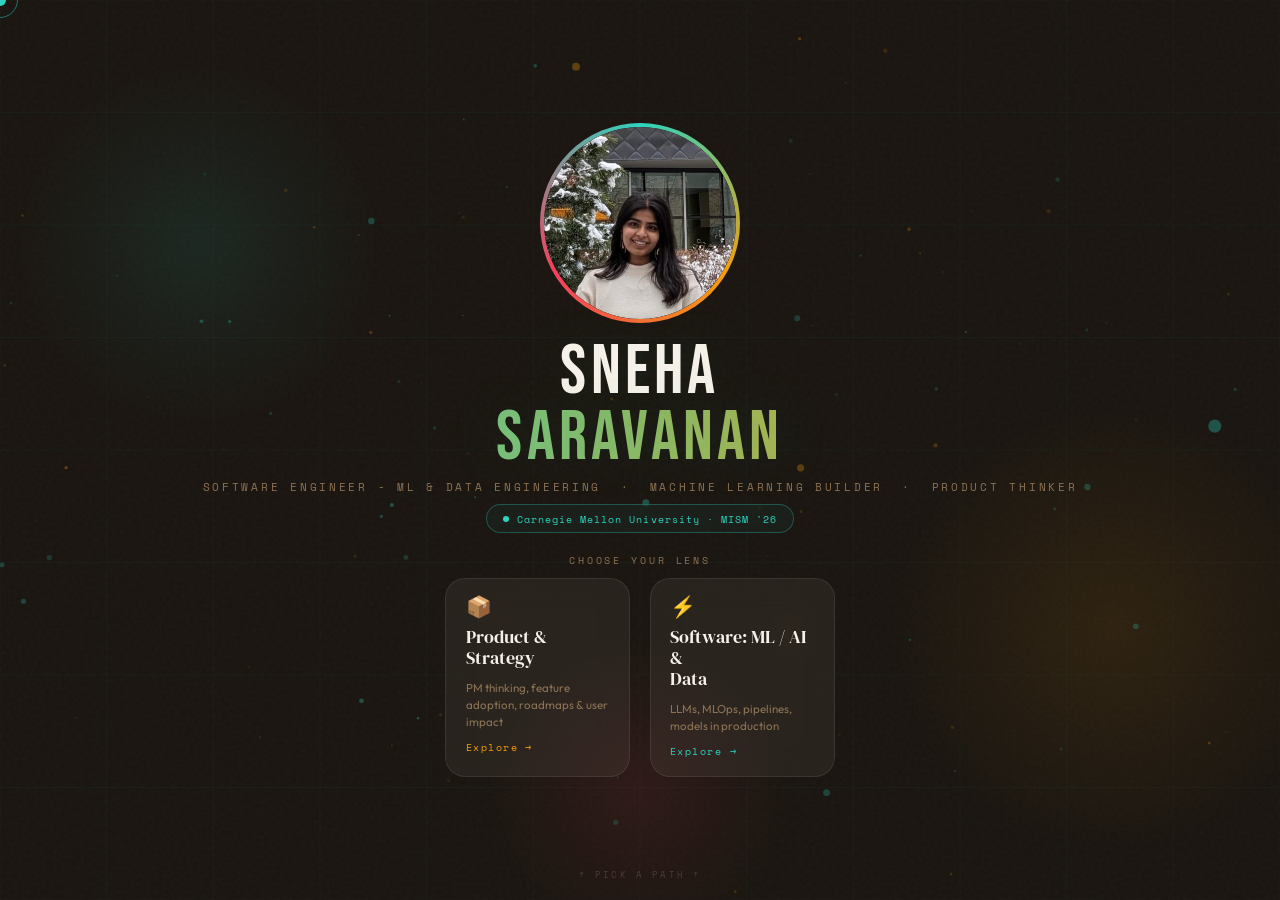
<file: index.html>
<!DOCTYPE html>
<html lang="en">
<head>
  <meta charset="UTF-8" />
  <meta name="viewport" content="width=device-width, initial-scale=1.0" />
  <title>Sneha Saravanan</title>
  <link rel="preconnect" href="https://fonts.googleapis.com">
  <link href="https://fonts.googleapis.com/css2?family=Bebas+Neue&family=DM+Serif+Display:ital@0;1&family=Space+Mono:wght@400;700&family=Outfit:wght@300;400;500;600&display=swap" rel="stylesheet">
  <style>
    *, *::before, *::after { margin: 0; padding: 0; box-sizing: border-box; }

    :root {
      --cream: #F5F0E8;
      --ink: #1A1510;
      --warm-mid: #8C7355;
      --accent-teal: #2DD4BF;
      --accent-amber: #F59E0B;
      --accent-rose: #F43F5E;
      --glass: rgba(245,240,232,0.06);
    }

    html, body {
      width: 100%; height: 100%;
      overflow: hidden;
      background: var(--ink);
      font-family: 'Outfit', sans-serif;
      cursor: none;
    }

    .cursor {
      position: fixed; z-index: 9999;
      width: 12px; height: 12px;
      background: var(--accent-teal);
      border-radius: 50%;
      pointer-events: none;
      transition: transform 0.15s ease, background 0.2s;
      transform: translate(-50%, -50%);
    }
    .cursor-ring {
      position: fixed; z-index: 9998;
      width: 36px; height: 36px;
      border: 1.5px solid var(--accent-teal);
      border-radius: 50%;
      pointer-events: none;
      transition: transform 0.35s ease, width 0.2s, height 0.2s, border-color 0.2s;
      transform: translate(-50%, -50%);
      opacity: 0.5;
    }

    #bg-canvas {
      position: fixed; top: 0; left: 0;
      width: 100%; height: 100%;
      z-index: 0;
    }

    .noise {
      position: fixed; inset: 0; z-index: 1;
      opacity: 0.03;
      background-image: url("data:image/svg+xml,%3Csvg viewBox='0 0 256 256' xmlns='http://www.w3.org/2000/svg'%3E%3Cfilter id='n'%3E%3CfeTurbulence type='fractalNoise' baseFrequency='0.9' numOctaves='4' stitchTiles='stitch'/%3E%3C/filter%3E%3Crect width='100%25' height='100%25' filter='url(%23n)'/%3E%3C/svg%3E");
      pointer-events: none;
    }

    #landing {
      position: relative; z-index: 2;
      width: 100vw; height: 100vh;
      display: flex;
      flex-direction: column;
      align-items: center;
      justify-content: center;
      gap: 0;
      padding: 1rem;
      overflow: hidden;
    }

    /* === PHOTO === */
    .photo-wrap {
      width: 200px; height: 200px;
      border-radius: 50%;
      padding: 4px;
      background: conic-gradient(from 0deg, var(--accent-teal), var(--accent-amber), var(--accent-rose), var(--accent-teal));
      animation: spin 6s linear infinite, float 5s ease-in-out infinite;
      flex-shrink: 0;
      margin-bottom: 1rem;
      opacity: 0;
      transform: translateY(30px);
      transition: opacity 0.8s 0.3s, transform 0.8s 0.3s;
    }
    .photo-wrap.visible { opacity: 1; transform: translateY(0); }

    .photo-inner {
      width: 100%; height: 100%;
      border-radius: 50%;
      overflow: hidden;
      background: var(--ink);
      display: flex; align-items: center; justify-content: center;
    }

    .photo-inner img {
      width: 100%; height: 100%;
      object-fit: cover;
      object-position: center 15%;
      display: block;
      border-radius: 50%;
    }

    .photo-inner .initials {
      font-family: 'Bebas Neue', sans-serif;
      font-size: 3.5rem;
      color: var(--accent-teal);
      line-height: 1;
      user-select: none;
    }

    @keyframes float {
      0%, 100% { transform: translateY(0px); }
      50% { transform: translateY(-14px); }
    }
    @keyframes spin { to { transform: rotate(360deg); } }

    /* === HERO TEXT === */
    .hero-text {
      text-align: center;
      width: 100%;
      opacity: 0; transform: translateY(40px);
      transition: opacity 0.9s 0.5s, transform 0.9s 0.5s;
    }
    .hero-text.visible { opacity: 1; transform: translateY(0); }

    .hero-name {
      font-family: 'Bebas Neue', sans-serif;
      font-size: clamp(2.2rem, 5.5vw, 5rem);
      letter-spacing: 0.06em;
      line-height: 0.95;
      color: var(--cream);
      text-shadow: 0 0 60px rgba(45,212,191,0.15);
      white-space: nowrap;
    }
    .hero-name span {
      display: block;
      background: linear-gradient(90deg, var(--accent-teal), var(--accent-amber));
      -webkit-background-clip: text;
      -webkit-text-fill-color: transparent;
      background-clip: text;
    }

    .hero-sub {
      font-family: 'Space Mono', monospace;
      font-size: 0.68rem;
      color: var(--warm-mid);
      letter-spacing: 0.25em;
      text-transform: uppercase;
      margin-top: 0.4rem;
    }

    .hero-college {
      display: inline-flex;
      align-items: center;
      gap: 0.5rem;
      margin-top: 0.6rem;
      padding: 0.35rem 1rem;
      border: 1px solid rgba(45,212,191,0.3);
      border-radius: 100px;
      background: rgba(45,212,191,0.05);
      backdrop-filter: blur(8px);
    }
    .hero-college .dot {
      width: 6px; height: 6px; border-radius: 50%;
      background: var(--accent-teal);
      animation: pulse 2s ease-in-out infinite;
      flex-shrink: 0;
    }
    @keyframes pulse {
      0%, 100% { opacity: 1; transform: scale(1); }
      50% { opacity: 0.4; transform: scale(0.7); }
    }
    .hero-college span {
      font-family: 'Space Mono', monospace;
      font-size: 0.65rem;
      color: var(--accent-teal);
      letter-spacing: 0.1em;
    }

    /* === CHOOSE PATH === */
    .choose-label {
      margin-top: 1.2rem;
      font-family: 'Space Mono', monospace;
      font-size: 0.6rem;
      letter-spacing: 0.3em;
      color: var(--warm-mid);
      text-transform: uppercase;
      opacity: 0;
      transition: opacity 0.8s 1.1s;
    }
    .choose-label.visible { opacity: 1; }

    .path-cards {
      display: flex;
      gap: 1.2rem;
      margin-top: 0.7rem;
      opacity: 0; transform: translateY(30px);
      transition: opacity 0.9s 1.2s, transform 0.9s 1.2s;
    }
    .path-cards.visible { opacity: 1; transform: translateY(0); }

    .path-card {
      position: relative;
      width: 185px;
      padding: 1.1rem 1.2rem;
      border: 1px solid rgba(255,255,255,0.08);
      border-radius: 20px;
      background: var(--glass);
      backdrop-filter: blur(16px);
      cursor: none;
      text-decoration: none;
      overflow: hidden;
      transition: transform 0.4s cubic-bezier(0.34,1.56,0.64,1), border-color 0.3s, box-shadow 0.4s;
      display: flex; flex-direction: column; align-items: flex-start; gap: 0.6rem;
    }
    .path-card::before {
      content: '';
      position: absolute; inset: 0;
      opacity: 0; transition: opacity 0.4s;
      border-radius: inherit;
    }
    .path-card:hover { transform: translateY(-8px) scale(1.03); }
    .path-card.product { --card-color: #F59E0B; }
    .path-card.ml     { --card-color: #2DD4BF; }
    .path-card.product::before { background: radial-gradient(circle at 50% 100%, rgba(245,158,11,0.15), transparent 70%); }
    .path-card.ml::before      { background: radial-gradient(circle at 50% 100%, rgba(45,212,191,0.15), transparent 70%); }
    .path-card:hover::before { opacity: 1; }
    .path-card.product:hover { border-color: rgba(245,158,11,0.5); box-shadow: 0 20px 60px rgba(245,158,11,0.15); }
    .path-card.ml:hover      { border-color: rgba(45,212,191,0.4); box-shadow: 0 20px 60px rgba(45,212,191,0.15); }

    .card-icon { font-size: 1.3rem; line-height: 1; }
    .card-title {
      font-family: 'DM Serif Display', serif;
      font-size: 1.1rem; color: var(--cream); line-height: 1.2;
    }
    .card-desc  { font-size: 0.72rem; color: var(--warm-mid); line-height: 1.5; }
    .card-arrow {
      font-family: 'Space Mono', monospace;
      font-size: 0.62rem; letter-spacing: 0.15em;
      color: var(--card-color);
      display: flex; align-items: center; gap: 0.4rem;
      transition: gap 0.3s;
    }
    .path-card:hover .card-arrow { gap: 0.7rem; }

    .scroll-hint {
      position: fixed; bottom: 1.2rem; left: 50%;
      transform: translateX(-50%);
      font-family: 'Space Mono', monospace;
      font-size: 0.55rem; letter-spacing: 0.25em;
      color: rgba(140,115,85,0.4);
      text-transform: uppercase;
      animation: fadeUpDown 2s ease-in-out infinite;
      z-index: 10;
    }
    @keyframes fadeUpDown {
      0%, 100% { opacity: 0.3; transform: translateX(-50%) translateY(0); }
      50%       { opacity: 0.7; transform: translateX(-50%) translateY(-5px); }
    }

    /* Small screen safety */
    @media (max-height: 750px) {
      .photo-wrap { width: 200px; height: 200px; margin-bottom: 1rem; }
      .photo-inner .initials { font-size: 4rem; }
      .hero-name { font-size: clamp(2rem, 6vw, 5rem); }
      .choose-label { margin-top: 1rem; }
      .path-cards { margin-top: 0.7rem; }
      .path-card { padding: 1rem 1.1rem; }
    }
  </style>
</head>
<body>

<div class="cursor" id="cursor"></div>
<div class="cursor-ring" id="cursor-ring"></div>
<canvas id="bg-canvas"></canvas>
<div class="noise"></div>

<section id="landing">

  <div class="photo-wrap" id="orb">
    <div class="photo-inner">
      <img src="[data-uri]" alt="Sneha Saravanan" />
    </div>
  </div>

  <div class="hero-text" id="hero-text">
    <div class="hero-name">
      Sneha<span>Saravanan</span>
    </div>
    <div class="hero-sub">Software Engineer - ML & Data Engineering &nbsp;·&nbsp; Machine Learning Builder &nbsp;·&nbsp; Product Thinker</div>
    <div class="hero-college">
      <div class="dot"></div>
      <span>Carnegie Mellon University · MISM '26</span>
    </div>
  </div>

  <div class="choose-label" id="choose-label">Choose your lens</div>

  <div class="path-cards" id="path-cards">
    <a href="product.html" class="path-card product">
      <div class="card-icon">📦</div>
      <div class="card-title">Product &<br/>Strategy</div>
      <div class="card-desc">PM thinking, feature adoption, roadmaps &amp; user impact</div>
      <div class="card-arrow">Explore →</div>
    </a>
    <a href="ml.html" class="path-card ml">
      <div class="card-icon">⚡</div>
      <div class="card-title">Software: ML / AI &<br/>Data</div>
      <div class="card-desc">LLMs, MLOps, pipelines, models in production</div>
      <div class="card-arrow">Explore →</div>
    </a>
  </div>

</section>

<div class="scroll-hint">↑ pick a path ↑</div>

<script>


  // ── CURSOR ─────────────────────────────────────────────────────
  const cursor = document.getElementById('cursor');
  const ring   = document.getElementById('cursor-ring');
  let mx = 0, my = 0, rx = 0, ry = 0;
  document.addEventListener('mousemove', e => {
    mx = e.clientX; my = e.clientY;
    cursor.style.left = mx + 'px'; cursor.style.top = my + 'px';
  });
  (function animRing() {
    rx += (mx - rx) * 0.12; ry += (my - ry) * 0.12;
    ring.style.left = rx + 'px'; ring.style.top = ry + 'px';
    requestAnimationFrame(animRing);
  })();
  document.querySelectorAll('a, .path-card').forEach(el => {
    el.addEventListener('mouseenter', () => { cursor.style.transform = 'translate(-50%,-50%) scale(2)'; ring.style.width = '60px'; ring.style.height = '60px'; });
    el.addEventListener('mouseleave', () => { cursor.style.transform = 'translate(-50%,-50%) scale(1)'; ring.style.width = '36px'; ring.style.height = '36px'; });
  });

  // ── CANVAS ─────────────────────────────────────────────────────
  const canvas = document.getElementById('bg-canvas');
  const ctx    = canvas.getContext('2d');
  let W, H;
  function resize() { W = canvas.width = window.innerWidth; H = canvas.height = window.innerHeight; }
  resize();
  window.addEventListener('resize', resize);

  class Particle {
    constructor() { this.reset(); }
    reset() {
      this.x = Math.random() * W; this.y = Math.random() * H;
      this.z = Math.random() * 1200 + 200;
      this.vz = -(Math.random() * 0.5 + 0.3);
      this.color = Math.random() > 0.5 ? '#2DD4BF' : '#F59E0B';
      this.size  = Math.random() * 2 + 0.5;
    }
    update() { this.z += this.vz; if (this.z < 1) this.reset(); }
    draw() {
      const sc = 800 / this.z;
      const px = (this.x - W/2)*sc + W/2, py = (this.y - H/2)*sc + H/2;
      const a  = Math.min(1, (1200-this.z)/800);
      ctx.beginPath();
      ctx.arc(px, py, Math.max(0.1, this.size*sc), 0, Math.PI*2);
      ctx.fillStyle = this.color + Math.floor(a*80).toString(16).padStart(2,'0');
      ctx.fill();
    }
  }
  const particles = Array.from({length:220}, () => new Particle());

  function drawGrid() {
    ctx.strokeStyle = 'rgba(45,212,191,0.03)'; ctx.lineWidth = 1;
    for (let i=0; i<=12; i++) { const x=(W/12)*i; ctx.beginPath(); ctx.moveTo(x,0); ctx.lineTo(x,H); ctx.stroke(); }
    for (let i=0; i<=8;  i++) { const y=(H/8)*i;  ctx.beginPath(); ctx.moveTo(0,y); ctx.lineTo(W,y); ctx.stroke(); }
  }

  let mouseX = W/2, mouseY = H/2;
  document.addEventListener('mousemove', e => { mouseX = e.clientX; mouseY = e.clientY; });

  const orbs = [
    { x:0.15, y:0.25, r:180, color:'#2DD4BF', phase:0 },
    { x:0.85, y:0.7,  r:220, color:'#F59E0B', phase:1.5 },
    { x:0.5,  y:0.9,  r:150, color:'#F43F5E', phase:3 },
  ];
  let t = 0;
  function draw() {
    ctx.clearRect(0,0,W,H);
    drawGrid();
    const ox = (mouseX/W - 0.5)*30, oy = (mouseY/H - 0.5)*30;
    orbs.forEach(o => {
      const cx = o.x*W + ox*0.3 + Math.sin(t*0.4+o.phase)*25;
      const cy = o.y*H + oy*0.3 + Math.cos(t*0.3+o.phase)*20;
      const g  = ctx.createRadialGradient(cx,cy,0,cx,cy,o.r);
      g.addColorStop(0, o.color+'18'); g.addColorStop(1, o.color+'00');
      ctx.fillStyle = g; ctx.beginPath(); ctx.arc(cx,cy,o.r,0,Math.PI*2); ctx.fill();
    });
    particles.forEach(p => { p.update(); p.draw(); });
    t += 0.01;
    requestAnimationFrame(draw);
  }
  draw();

  // ── ENTRANCE ───────────────────────────────────────────────────
  setTimeout(() => {
    document.getElementById('orb').classList.add('visible');
    document.getElementById('hero-text').classList.add('visible');
    document.getElementById('choose-label').classList.add('visible');
    document.getElementById('path-cards').classList.add('visible');
  }, 200);
</script>
</body>
</html>
</file>
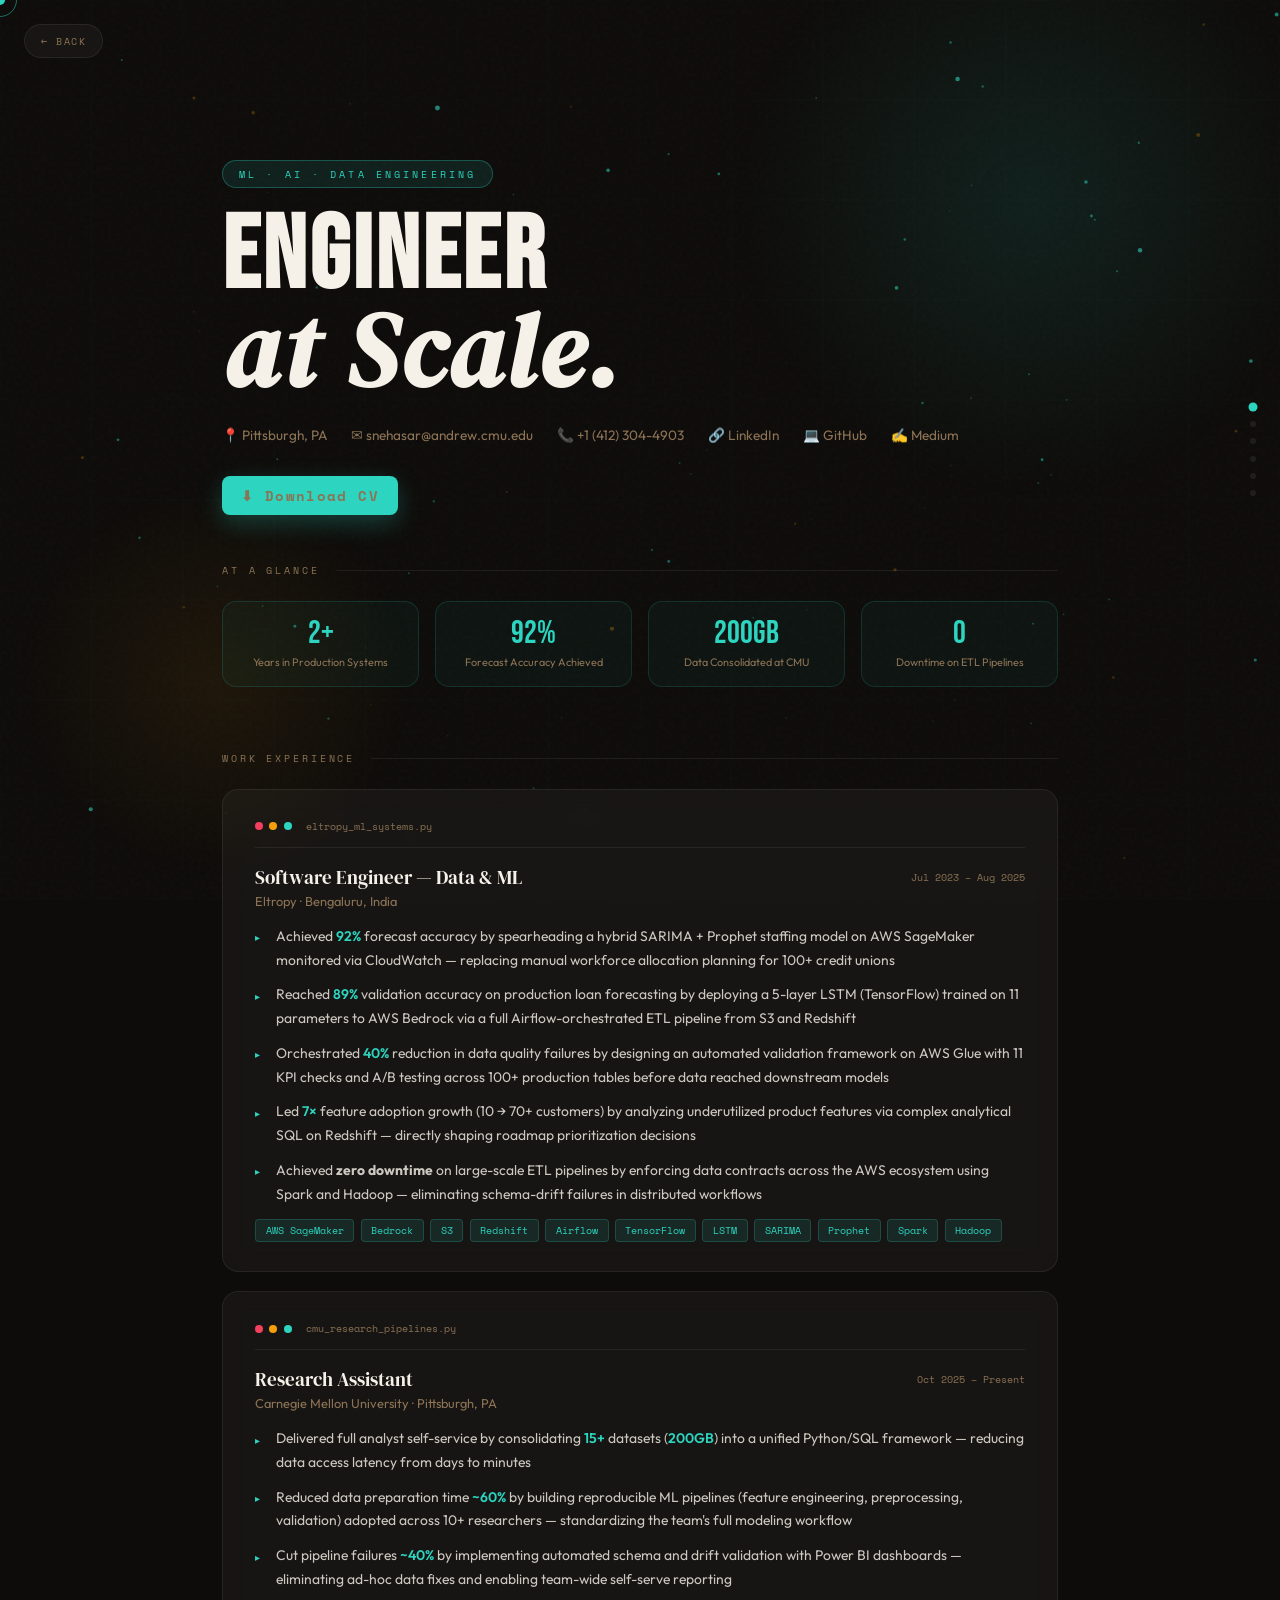
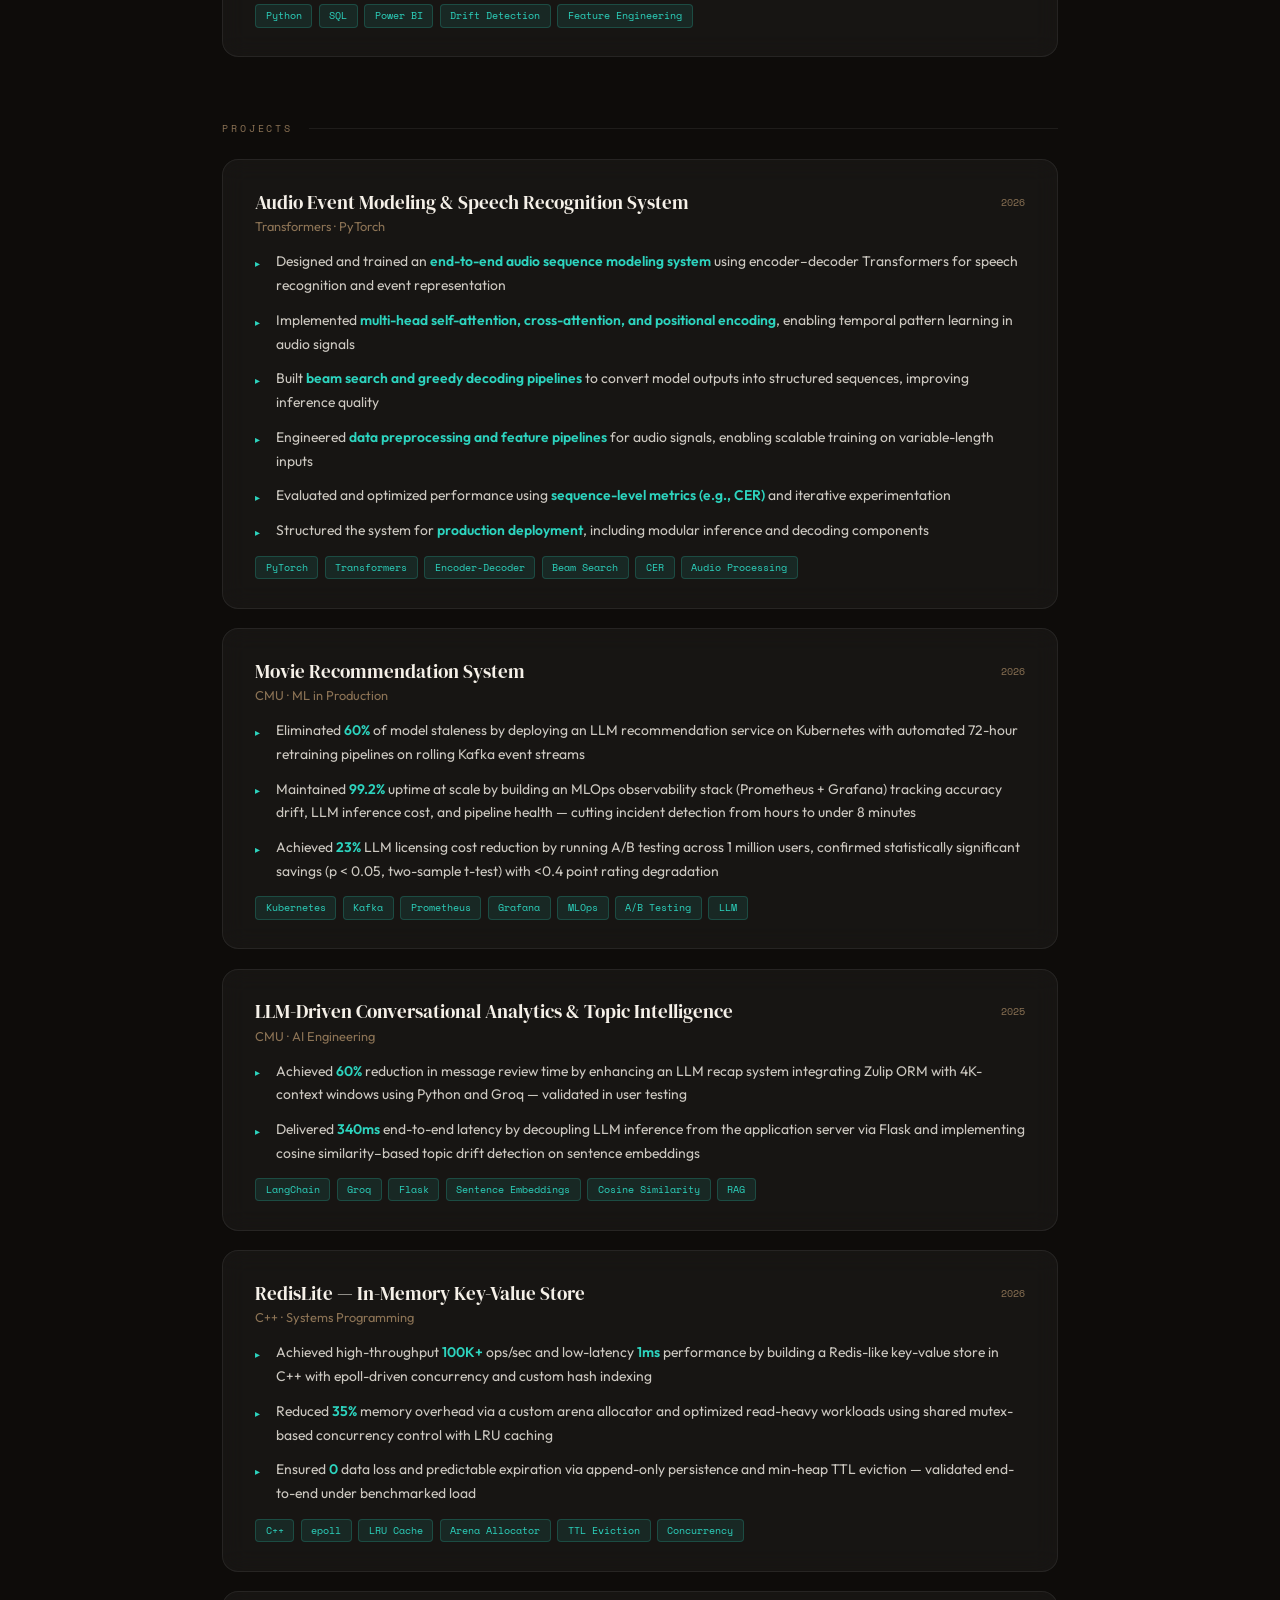
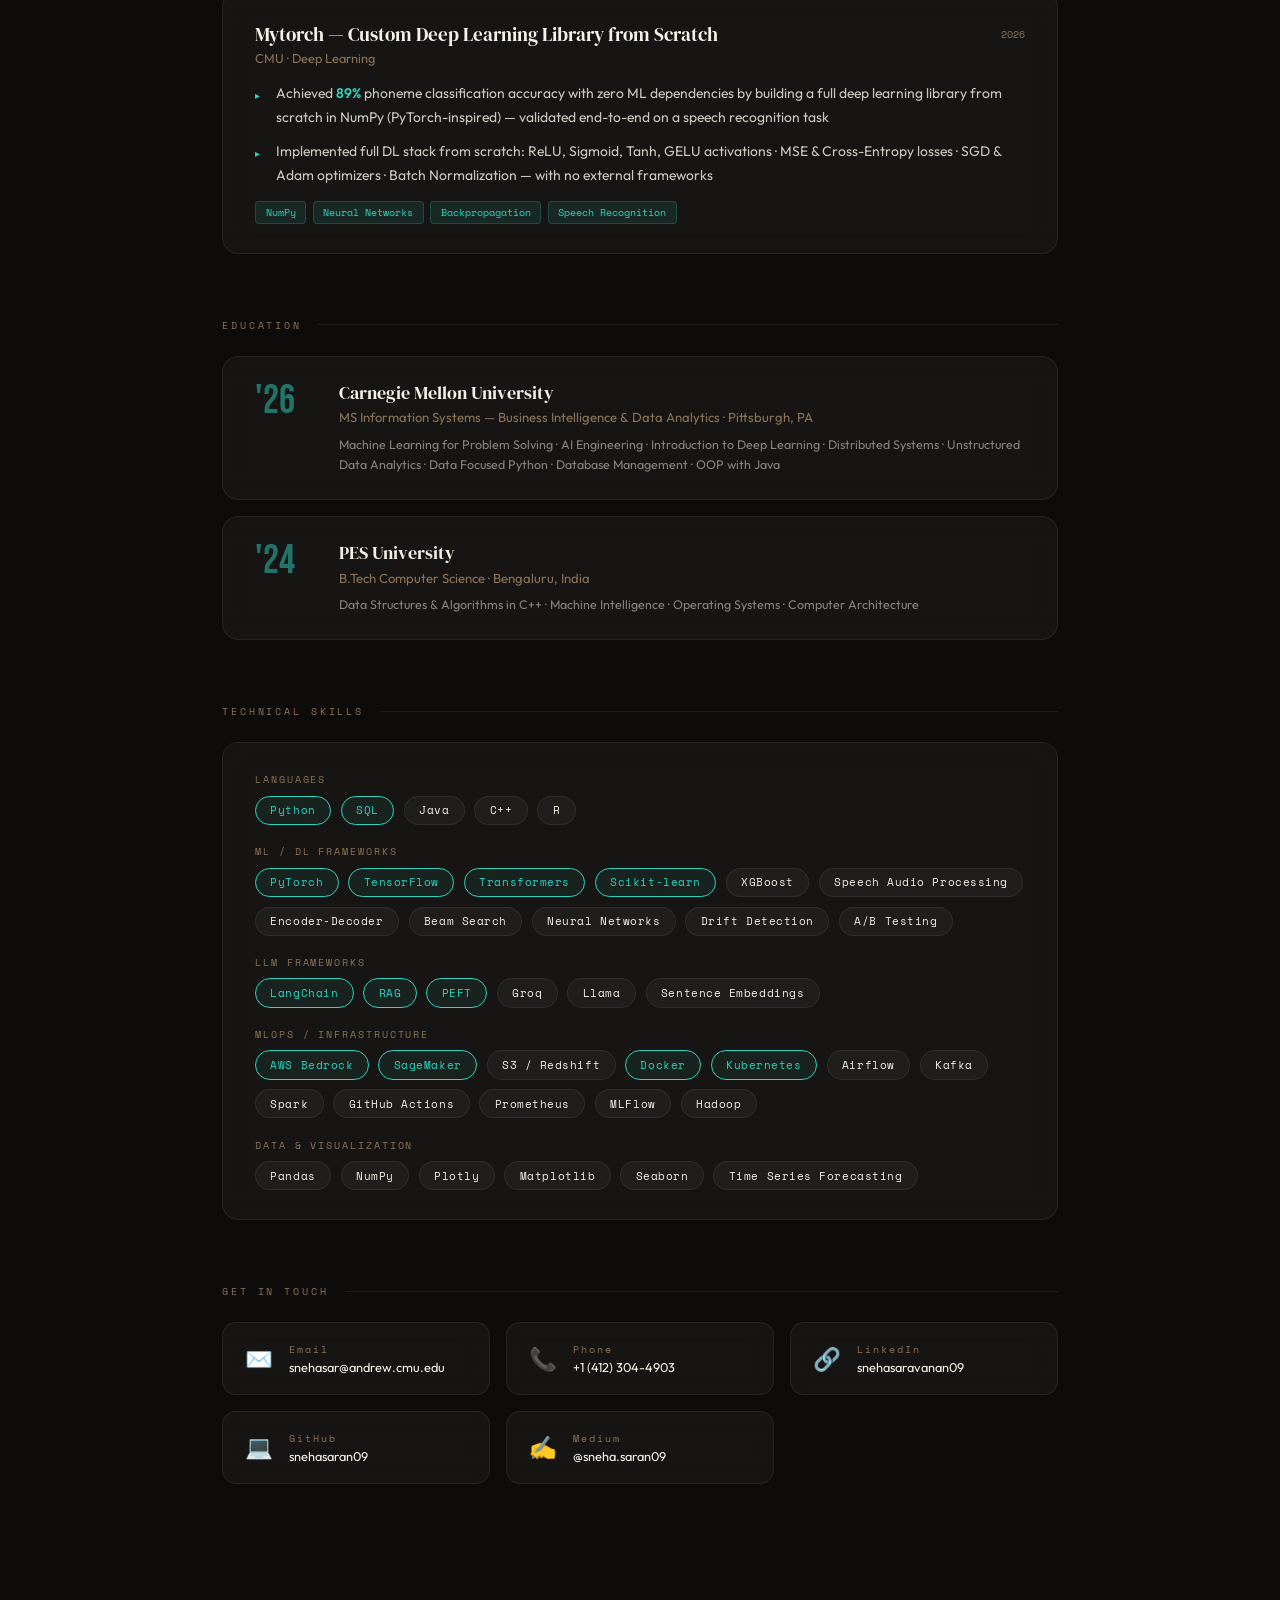
<file: ml.html>
<!DOCTYPE html>
<html lang="en">
<head>
  <meta charset="UTF-8" />
  <meta name="viewport" content="width=device-width, initial-scale=1.0" />
  <title>Sneha Saravanan — ML / AI / Data</title>
  <link rel="preconnect" href="https://fonts.googleapis.com">
  <link href="https://fonts.googleapis.com/css2?family=Bebas+Neue&family=DM+Serif+Display:ital@0;1&family=Space+Mono:wght@400;700&family=Outfit:wght@300;400;500;600&display=swap" rel="stylesheet">
  <link rel="stylesheet" href="css/shared.css">
  <style>
    :root {
      --accent: #2DD4BF;
      --accent-bg: rgba(45,212,191,0.07);
      --accent-glow: rgba(45,212,191,0.2);
    }
    .cursor { background: var(--accent); }
    .cursor-ring { color: var(--accent); }
    .back-btn:hover { color: var(--accent); border-color: var(--accent); }
    .hero-meta a:hover { color: var(--accent); }
    .contact-card:hover { border-color: var(--accent); box-shadow: 0 8px 30px var(--accent-glow); }
    .card:hover { border-color: rgba(45,212,191,0.2); box-shadow: 0 12px 40px rgba(45,212,191,0.07); }
    .page-tag { background: rgba(45,212,191,0.1); color: var(--accent); border: 1px solid rgba(45,212,191,0.3); }
    
    /* Hero Download Button Adjustment */
    .download-btn { 
      background: var(--accent); 
      color: #0E0C0A; 
      box-shadow: 0 8px 24px rgba(45,212,191,0.25);
      display: inline-flex;
      align-items: center;
      padding: 0.6rem 1.2rem;
      border-radius: 8px;
      font-weight: 600;
      text-decoration: none;
      transition: all 0.3s ease;
      font-size: 0.85rem;
      margin-top: 0.5rem;
    }
    .download-btn:hover { box-shadow: 0 16px 40px rgba(45,212,191,0.35); transform: translateY(-2px); }

    /* Code-style badges */
    .tech-tag {
      font-family: 'Space Mono', monospace;
      font-size: 0.62rem; padding: 0.2rem 0.6rem;
      border-radius: 4px;
      background: rgba(45,212,191,0.1);
      color: var(--accent);
      border: 1px solid rgba(45,212,191,0.2);
    }
    .tech-tags { display: flex; flex-wrap: wrap; gap: 0.4rem; margin-top: 0.8rem; }

    /* Stat row */
    .stat-row { display: flex; flex-wrap: wrap; gap: 1rem; margin-bottom: 1.5rem; }
    .stat-box {
      flex: 1; min-width: 110px;
      padding: 1rem 1.2rem;
      border: 1px solid rgba(45,212,191,0.15);
      border-radius: 14px;
      background: rgba(45,212,191,0.04);
      text-align: center;
    }
    .stat-num { font-family: 'Bebas Neue', sans-serif; font-size: 2rem; color: var(--accent); line-height: 1; }
    .stat-lbl { font-size: 0.68rem; color: var(--warm-mid); margin-top: 0.3rem; line-height: 1.4; }

    /* Terminal-style card header */
    .terminal-bar {
      display: flex; align-items: center; gap: 0.4rem;
      margin-bottom: 1rem; padding-bottom: 0.8rem;
      border-bottom: 1px solid var(--glass-border);
    }
    .t-dot { width: 8px; height: 8px; border-radius: 50%; }
    .t-dot.r { background: #F43F5E; }
    .t-dot.y { background: #F59E0B; }
    .t-dot.g { background: #2DD4BF; }
    .t-label { font-family: 'Space Mono', monospace; font-size: 0.62rem; color: var(--warm-mid); margin-left: 0.5rem; }

    /* Accuracy bar */
    .accuracy-bar {
      margin-top: 0.6rem;
      display: flex; align-items: center; gap: 0.8rem;
    }
    .bar-track {
      flex: 1; height: 4px; border-radius: 100px;
      background: rgba(255,255,255,0.06); overflow: hidden;
    }
    .bar-fill {
      height: 100%; border-radius: 100px;
      background: linear-gradient(90deg, #2DD4BF, #F59E0B);
      animation: fillBar 1.5s 0.5s both;
    }
    @keyframes fillBar { from { width: 0%; } }
    .bar-pct { font-family: 'Bebas Neue', sans-serif; font-size: 1.1rem; color: var(--accent); white-space: nowrap; }
  </style>
</head>
<body>

<div class="cursor" id="cursor"></div>
<div class="cursor-ring" id="cursor-ring"></div>
<canvas id="bg-canvas"></canvas>
<div class="noise"></div>

<a href="index.html" class="back-btn">← Back</a>

<nav class="page-nav" id="page-nav">
  <div class="nav-dot active" data-section="hero"></div>
  <div class="nav-dot" data-section="experience"></div>
  <div class="nav-dot" data-section="projects"></div>
  <div class="nav-dot" data-section="education"></div>
  <div class="nav-dot" data-section="skills"></div>
  <div class="nav-dot" data-section="contact"></div>
</nav>

<main>

  <section id="hero" class="page-hero">
    <span class="page-tag">ML · AI · Data Engineering</span>
    <h1>Engineer<br/><em>at Scale.</em></h1>
    <div class="hero-meta">
      <span>📍 Pittsburgh, PA</span>
      <a href="mailto:snehasar@andrew.cmu.edu">✉ snehasar@andrew.cmu.edu</a>
      <a href="tel:+14123044903">📞 +1 (412) 304-4903</a>
      <a href="https://www.linkedin.com/in/snehasaravanan09/" target="_blank">🔗 LinkedIn</a>
      <a href="https://github.com/snehasaran09" target="_blank">💻 GitHub</a>
      <a href="https://medium.com/@sneha.saran09" target="_blank">✍️ Medium</a>
      <br>
      <a href="assets/Sneha_Saravanan_ML.pdf" download class="download-btn">
        ⬇ Download CV
      </a>
    </div>
  </section>

  <section class="section observe">
    <div class="section-label">At a Glance</div>
    <div class="stat-row">
      <div class="stat-box"><div class="stat-num">2+</div><div class="stat-lbl">Years in Production Systems</div></div>
      <div class="stat-box"><div class="stat-num">92%</div><div class="stat-lbl">Forecast Accuracy Achieved</div></div>
      <div class="stat-box"><div class="stat-num">200GB</div><div class="stat-lbl">Data Consolidated at CMU</div></div>
      <div class="stat-box"><div class="stat-num">0</div><div class="stat-lbl">Downtime on ETL Pipelines</div></div>
    </div>
  </section>

  <section id="experience" class="section observe">
    <div class="section-label">Work Experience</div>

    <div class="card">
      <div class="terminal-bar">
        <div class="t-dot r"></div><div class="t-dot y"></div><div class="t-dot g"></div>
        <span class="t-label">eltropy_ml_systems.py</span>
      </div>
      <div class="card-header">
        <div>
          <div class="card-title">Software Engineer — Data & ML</div>
          <div class="card-sub">Eltropy · Bengaluru, India</div>
        </div>
        <div class="card-date">Jul 2023 – Aug 2025</div>
      </div>
      <ul>
        <li>Achieved <strong class="hi">92%</strong> forecast accuracy by spearheading a hybrid SARIMA + Prophet staffing model on AWS SageMaker monitored via CloudWatch — replacing manual workforce allocation planning for 100+ credit unions</li>
        <li>Reached <strong class="hi">89%</strong> validation accuracy on production loan forecasting by deploying a 5-layer LSTM (TensorFlow) trained on 11 parameters to AWS Bedrock via a full Airflow-orchestrated ETL pipeline from S3 and Redshift</li>
        <li>Orchestrated <strong class="hi">40%</strong> reduction in data quality failures by designing an automated validation framework on AWS Glue with 11 KPI checks and A/B testing across 100+ production tables before data reached downstream models</li>
        <li>Led <strong class="hi">7×</strong> feature adoption growth (10 → 70+ customers) by analyzing underutilized product features via complex analytical SQL on Redshift — directly shaping roadmap prioritization decisions</li>
        <li>Achieved <strong>zero downtime</strong> on large-scale ETL pipelines by enforcing data contracts across the AWS ecosystem using Spark and Hadoop — eliminating schema-drift failures in distributed workflows</li>
      </ul>
      <div class="tech-tags">
        <span class="tech-tag">AWS SageMaker</span>
        <span class="tech-tag">Bedrock</span>
        <span class="tech-tag">S3</span>
        <span class="tech-tag">Redshift</span>
        <span class="tech-tag">Airflow</span>
        <span class="tech-tag">TensorFlow</span>
        <span class="tech-tag">LSTM</span>
        <span class="tech-tag">SARIMA</span>
        <span class="tech-tag">Prophet</span>
        <span class="tech-tag">Spark</span>
        <span class="tech-tag">Hadoop</span>
      </div>
    </div>

    <div class="card">
      <div class="terminal-bar">
        <div class="t-dot r"></div><div class="t-dot y"></div><div class="t-dot g"></div>
        <span class="t-label">cmu_research_pipelines.py</span>
      </div>
      <div class="card-header">
        <div>
          <div class="card-title">Research Assistant</div>
          <div class="card-sub">Carnegie Mellon University · Pittsburgh, PA</div>
        </div>
        <div class="card-date">Oct 2025 – Present</div>
      </div>
      <ul>
        <li>Delivered full analyst self-service by consolidating <strong class="hi">15+</strong> datasets (<strong class="hi">200GB</strong>) into a unified Python/SQL framework — reducing data access latency from days to minutes</li>
        <li>Reduced data preparation time <strong class="hi">~60%</strong> by building reproducible ML pipelines (feature engineering, preprocessing, validation) adopted across 10+ researchers — standardizing the team's full modeling workflow</li>
        <li>Cut pipeline failures <strong class="hi">~40%</strong> by implementing automated schema and drift validation with Power BI dashboards — eliminating ad-hoc data fixes and enabling team-wide self-serve reporting</li>
      </ul>
      <div class="tech-tags">
        <span class="tech-tag">Python</span>
        <span class="tech-tag">SQL</span>
        <span class="tech-tag">Power BI</span>
        <span class="tech-tag">Drift Detection</span>
        <span class="tech-tag">Feature Engineering</span>
      </div>
    </div>
  </section>

  <section id="projects" class="section observe">
    <div class="section-label">Projects</div>

    <div class="card">
      <div class="card-header">
        <div>
          <div class="card-title">Audio Event Modeling & Speech Recognition System</div>
          <div class="card-sub">Transformers · PyTorch</div>
        </div>
        <div class="card-date">2026</div>
      </div>
      <ul>
        <li>Designed and trained an <strong class="hi">end-to-end audio sequence modeling system</strong> using encoder–decoder Transformers for speech recognition and event representation</li>
        <li>Implemented <strong class="hi">multi-head self-attention, cross-attention, and positional encoding</strong>, enabling temporal pattern learning in audio signals</li>
        <li>Built <strong class="hi">beam search and greedy decoding pipelines</strong> to convert model outputs into structured sequences, improving inference quality</li>
        <li>Engineered <strong class="hi">data preprocessing and feature pipelines</strong> for audio signals, enabling scalable training on variable-length inputs</li>
        <li>Evaluated and optimized performance using <strong class="hi">sequence-level metrics (e.g., CER)</strong> and iterative experimentation</li>
        <li>Structured the system for <strong class="hi">production deployment</strong>, including modular inference and decoding components</li>
      </ul>
      <div class="tech-tags">
        <span class="tech-tag">PyTorch</span>
        <span class="tech-tag">Transformers</span>
        <span class="tech-tag">Encoder-Decoder</span>
        <span class="tech-tag">Beam Search</span>
        <span class="tech-tag">CER</span>
        <span class="tech-tag">Audio Processing</span>
      </div>
    </div>

    <div class="card">
      <div class="card-header">
        <div>
          <div class="card-title">Movie Recommendation System</div>
          <div class="card-sub">CMU · ML in Production</div>
        </div>
        <div class="card-date">2026</div>
      </div>
      <ul>
        <li>Eliminated <strong class="hi">60%</strong> of model staleness by deploying an LLM recommendation service on Kubernetes with automated 72-hour retraining pipelines on rolling Kafka event streams</li>
        <li>Maintained <strong class="hi">99.2%</strong> uptime at scale by building an MLOps observability stack (Prometheus + Grafana) tracking accuracy drift, LLM inference cost, and pipeline health — cutting incident detection from hours to under 8 minutes</li>
        <li>Achieved <strong class="hi">23%</strong> LLM licensing cost reduction by running A/B testing across 1 million users, confirmed statistically significant savings (p &lt; 0.05, two-sample t-test) with &lt;0.4 point rating degradation</li>
      </ul>
      <div class="tech-tags">
        <span class="tech-tag">Kubernetes</span>
        <span class="tech-tag">Kafka</span>
        <span class="tech-tag">Prometheus</span>
        <span class="tech-tag">Grafana</span>
        <span class="tech-tag">MLOps</span>
        <span class="tech-tag">A/B Testing</span>
        <span class="tech-tag">LLM</span>
      </div>
    </div>

    <div class="card">
      <div class="card-header">
        <div>
          <div class="card-title">LLM-Driven Conversational Analytics & Topic Intelligence</div>
          <div class="card-sub">CMU · AI Engineering</div>
        </div>
        <div class="card-date">2025</div>
      </div>
      <ul>
        <li>Achieved <strong class="hi">60%</strong> reduction in message review time by enhancing an LLM recap system integrating Zulip ORM with 4K-context windows using Python and Groq — validated in user testing</li>
        <li>Delivered <strong class="hi">340ms</strong> end-to-end latency by decoupling LLM inference from the application server via Flask and implementing cosine similarity–based topic drift detection on sentence embeddings</li>
      </ul>
      <div class="tech-tags">
        <span class="tech-tag">LangChain</span>
        <span class="tech-tag">Groq</span>
        <span class="tech-tag">Flask</span>
        <span class="tech-tag">Sentence Embeddings</span>
        <span class="tech-tag">Cosine Similarity</span>
        <span class="tech-tag">RAG</span>
      </div>
    </div>

    <div class="card">
      <div class="card-header">
        <div>
          <div class="card-title">RedisLite — In-Memory Key-Value Store</div>
          <div class="card-sub">C++ · Systems Programming</div>
        </div>
        <div class="card-date">2026</div>
      </div>
      <ul>
        <li>Achieved high-throughput <strong class="hi">100K+</strong> ops/sec and low-latency <strong class="hi">1ms</strong> performance by building a Redis-like key-value store in C++ with epoll-driven concurrency and custom hash indexing</li>
        <li>Reduced <strong class="hi">35%</strong> memory overhead via a custom arena allocator and optimized read-heavy workloads using shared mutex-based concurrency control with LRU caching</li>
        <li>Ensured <strong class="hi">0</strong> data loss and predictable expiration via append-only persistence and min-heap TTL eviction — validated end-to-end under benchmarked load</li>
      </ul>
      <div class="tech-tags">
        <span class="tech-tag">C++</span>
        <span class="tech-tag">epoll</span>
        <span class="tech-tag">LRU Cache</span>
        <span class="tech-tag">Arena Allocator</span>
        <span class="tech-tag">TTL Eviction</span>
        <span class="tech-tag">Concurrency</span>
      </div>
    </div>

    <div class="card">
      <div class="card-header">
        <div>
          <div class="card-title">Mytorch — Custom Deep Learning Library from Scratch</div>
          <div class="card-sub">CMU · Deep Learning</div>
        </div>
        <div class="card-date">2026</div>
      </div>
      <ul>
        <li>Achieved <strong class="hi">89%</strong> phoneme classification accuracy with zero ML dependencies by building a full deep learning library from scratch in NumPy (PyTorch-inspired) — validated end-to-end on a speech recognition task</li>
        <li>Implemented full DL stack from scratch: ReLU, Sigmoid, Tanh, GELU activations · MSE & Cross-Entropy losses · SGD & Adam optimizers · Batch Normalization — with no external frameworks</li>
      </ul>
      <div class="tech-tags">
        <span class="tech-tag">NumPy</span>
        <span class="tech-tag">Neural Networks</span>
        <span class="tech-tag">Backpropagation</span>
        <span class="tech-tag">Speech Recognition</span>
      </div>
    </div>
  </section>

  <section id="education" class="section observe">
    <div class="section-label">Education</div>

    <div class="edu-card">
      <div class="edu-year">'26</div>
      <div class="edu-body">
        <div class="edu-school">Carnegie Mellon University</div>
        <div class="edu-degree">MS Information Systems — Business Intelligence & Data Analytics · Pittsburgh, PA</div>
        <div class="edu-courses">Machine Learning for Problem Solving · AI Engineering · Introduction to Deep Learning · Distributed Systems · Unstructured Data Analytics · Data Focused Python · Database Management · OOP with Java</div>
      </div>
    </div>

    <div class="edu-card">
      <div class="edu-year">'24</div>
      <div class="edu-body">
        <div class="edu-school">PES University</div>
        <div class="edu-degree">B.Tech Computer Science · Bengaluru, India</div>
        <div class="edu-courses">Data Structures & Algorithms in C++ · Machine Intelligence · Operating Systems · Computer Architecture</div>
      </div>
    </div>
  </section>

  <section id="skills" class="section observe">
    <div class="section-label">Technical Skills</div>
    <div class="card">
      <div style="display:flex; flex-direction:column; gap:1.2rem;">
        <div>
          <div style="font-family:'Space Mono',monospace; font-size:0.6rem; letter-spacing:0.2em; color:var(--warm-mid); margin-bottom:0.6rem;">LANGUAGES</div>
          <div class="skills-grid">
            <span class="pill highlight">Python</span>
            <span class="pill highlight">SQL</span>
            <span class="pill">Java</span>
            <span class="pill">C++</span>
            <span class="pill">R</span>
          </div>
        </div>
        <div>
          <div style="font-family:'Space Mono',monospace; font-size:0.6rem; letter-spacing:0.2em; color:var(--warm-mid); margin-bottom:0.6rem;">ML / DL FRAMEWORKS</div>
          <div class="skills-grid">
            <span class="pill highlight">PyTorch</span>
            <span class="pill highlight">TensorFlow</span>
            <span class="pill highlight">Transformers</span>
            <span class="pill highlight">Scikit-learn</span>
            <span class="pill">XGBoost</span>
            <span class="pill">Speech Audio Processing</span>
            <span class="pill">Encoder-Decoder</span>
            <span class="pill">Beam Search</span>
            <span class="pill">Neural Networks</span>
            <span class="pill">Drift Detection</span>
            <span class="pill">A/B Testing</span>
          </div>
        </div>
        <div>
          <div style="font-family:'Space Mono',monospace; font-size:0.6rem; letter-spacing:0.2em; color:var(--warm-mid); margin-bottom:0.6rem;">LLM FRAMEWORKS</div>
          <div class="skills-grid">
            <span class="pill highlight">LangChain</span>
            <span class="pill highlight">RAG</span>
            <span class="pill highlight">PEFT</span>
            <span class="pill">Groq</span>
            <span class="pill">Llama</span>
            <span class="pill">Sentence Embeddings</span>
          </div>
        </div>
        <div>
          <div style="font-family:'Space Mono',monospace; font-size:0.6rem; letter-spacing:0.2em; color:var(--warm-mid); margin-bottom:0.6rem;">MLOPS / INFRASTRUCTURE</div>
          <div class="skills-grid">
            <span class="pill highlight">AWS Bedrock</span>
            <span class="pill highlight">SageMaker</span>
            <span class="pill">S3 / Redshift</span>
            <span class="pill highlight">Docker</span>
            <span class="pill highlight">Kubernetes</span>
            <span class="pill">Airflow</span>
            <span class="pill">Kafka</span>
            <span class="pill">Spark</span>
            <span class="pill">GitHub Actions</span>
            <span class="pill">Prometheus</span>
            <span class="pill">MLFlow</span>
            <span class="pill">Hadoop</span>
          </div>
        </div>
        <div>
          <div style="font-family:'Space Mono',monospace; font-size:0.6rem; letter-spacing:0.2em; color:var(--warm-mid); margin-bottom:0.6rem;">DATA & VISUALIZATION</div>
          <div class="skills-grid">
            <span class="pill">Pandas</span>
            <span class="pill">NumPy</span>
            <span class="pill">Plotly</span>
            <span class="pill">Matplotlib</span>
            <span class="pill">Seaborn</span>
            <span class="pill">Time Series Forecasting</span>
          </div>
        </div>
      </div>
    </div>
  </section>

  <section id="contact" class="section observe">
    <div class="section-label">Get In Touch</div>
    <div class="contact-grid">
      <a href="mailto:snehasar@andrew.cmu.edu" class="contact-card">
        <span class="contact-icon">✉️</span>
        <div class="contact-info">
          <span class="contact-label">Email</span>
          <span class="contact-value">snehasar@andrew.cmu.edu</span>
        </div>
      </a>
      <a href="tel:+14123044903" class="contact-card">
        <span class="contact-icon">📞</span>
        <div class="contact-info">
          <span class="contact-label">Phone</span>
          <span class="contact-value">+1 (412) 304-4903</span>
        </div>
      </a>
      <a href="https://www.linkedin.com/in/snehasaravanan09/" target="_blank" class="contact-card">
        <span class="contact-icon">🔗</span>
        <div class="contact-info">
          <span class="contact-label">LinkedIn</span>
          <span class="contact-value">snehasaravanan09</span>
        </div>
      </a>
      <a href="https://github.com/snehasaran09" target="_blank" class="contact-card">
        <span class="contact-icon">💻</span>
        <div class="contact-info">
          <span class="contact-label">GitHub</span>
          <span class="contact-value">snehasaran09</span>
        </div>
      </a>
      <a href="https://medium.com/@sneha.saran09" target="_blank" class="contact-card">
        <span class="contact-icon">✍️</span>
        <div class="contact-info">
          <span class="contact-label">Medium</span>
          <span class="contact-value">@sneha.saran09</span>
        </div>
      </a>
    </div>
  </section>

</main>

<script src="js/shared.js"></script>
<script>
  initPage('#2DD4BF', 'rgba(45,212,191,0.1)');
</script>
</body>
</html>
</file>
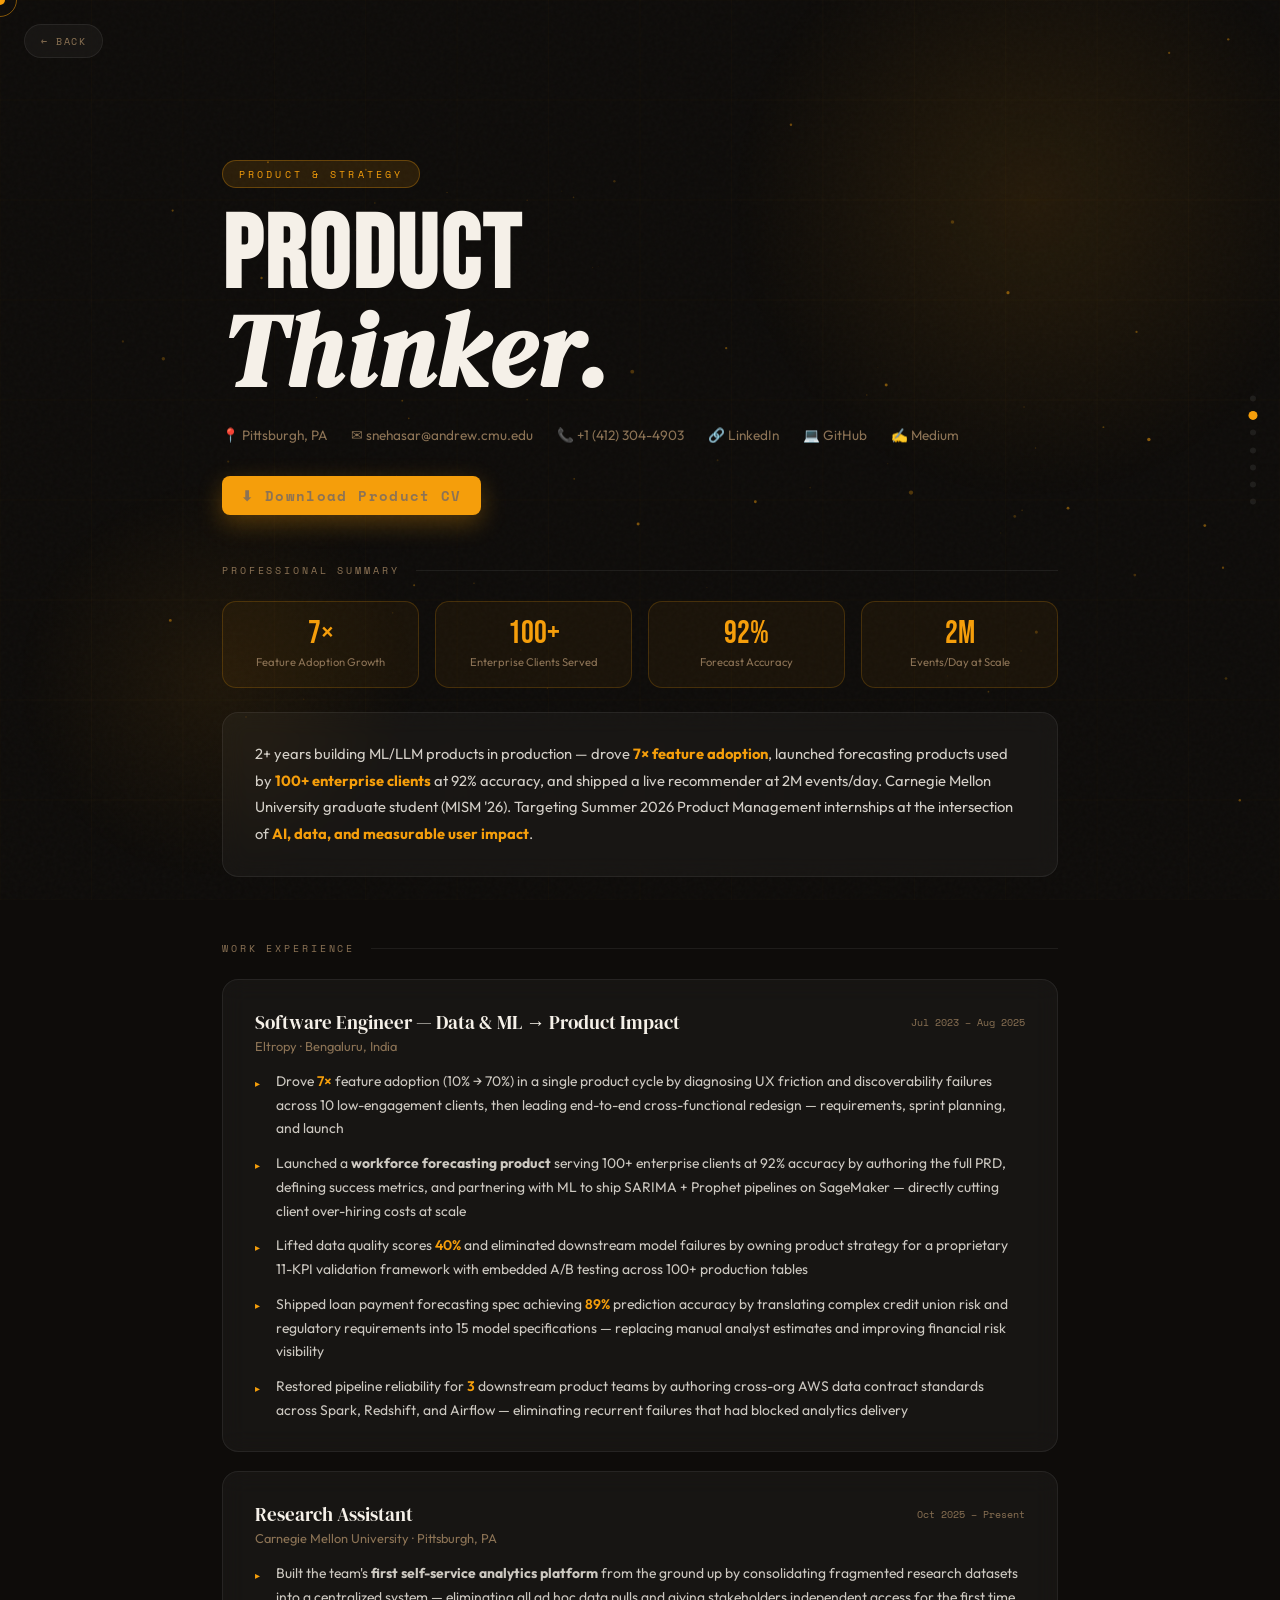
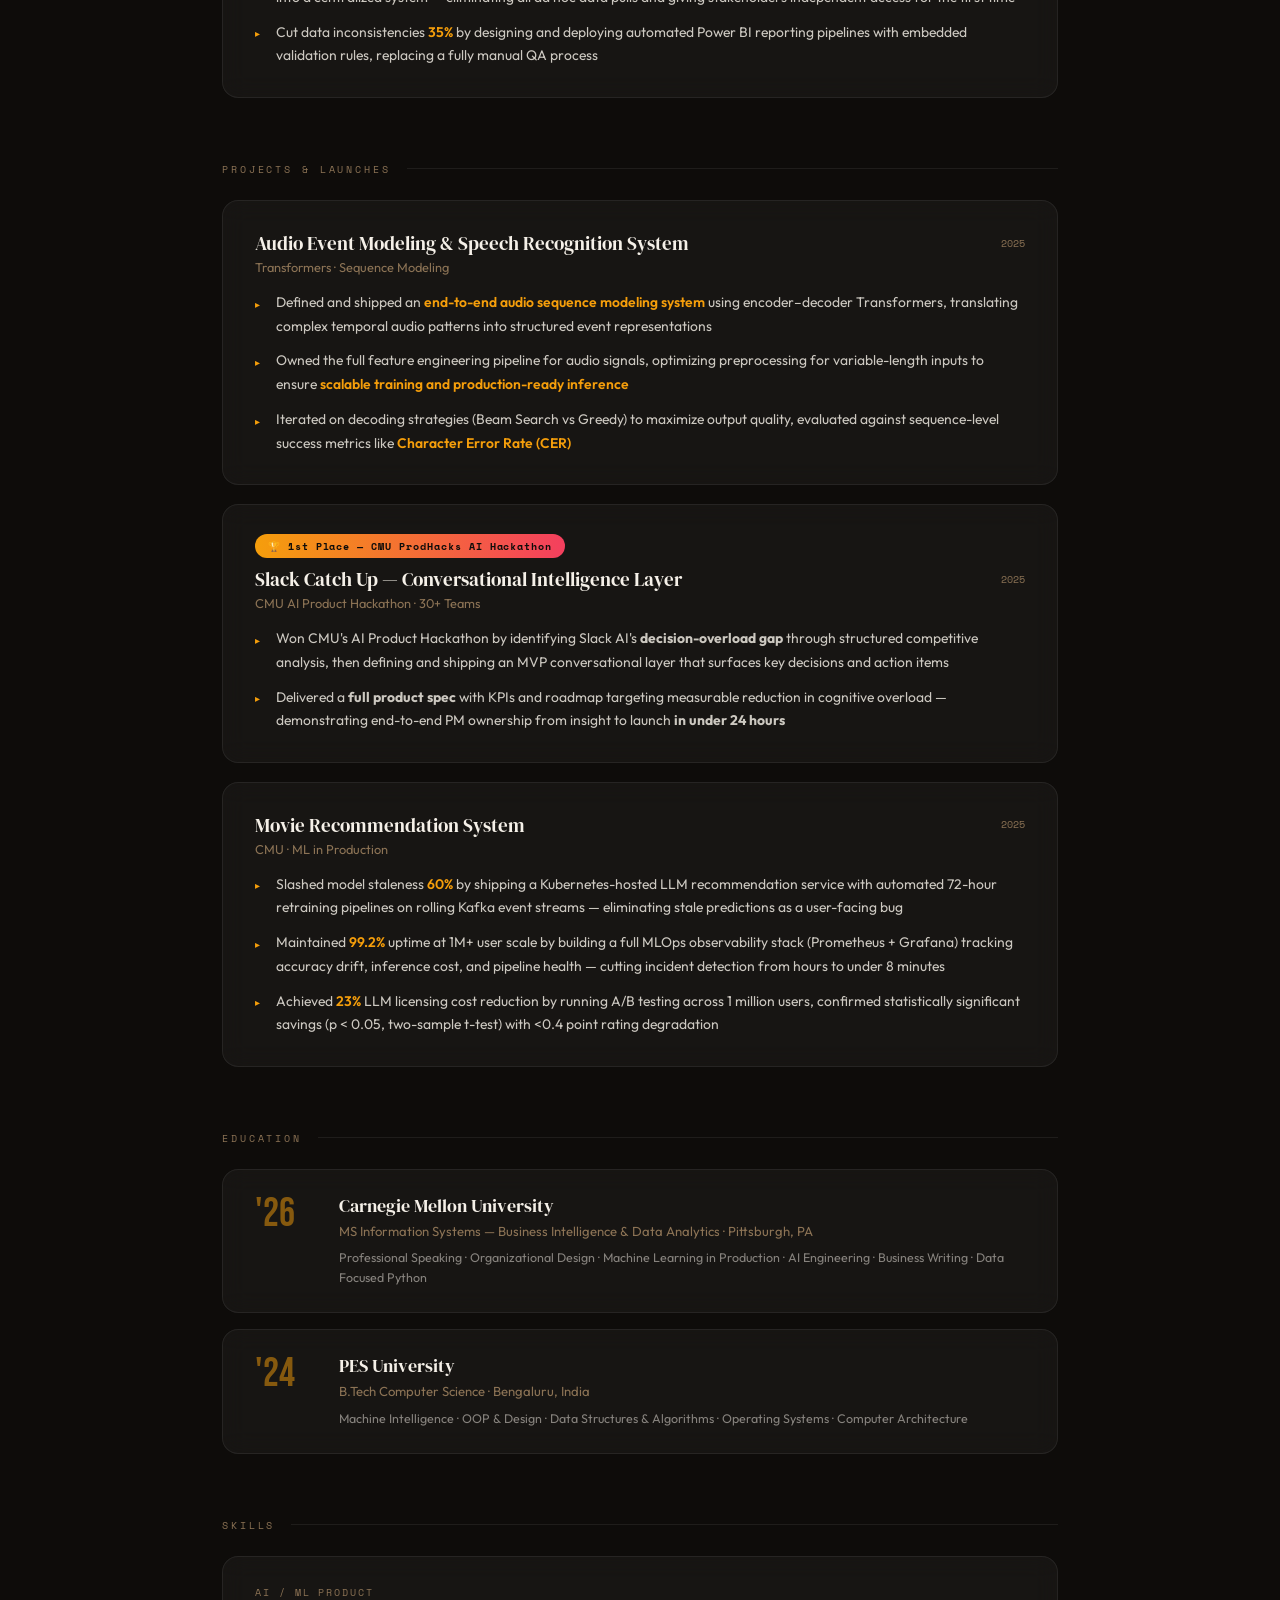
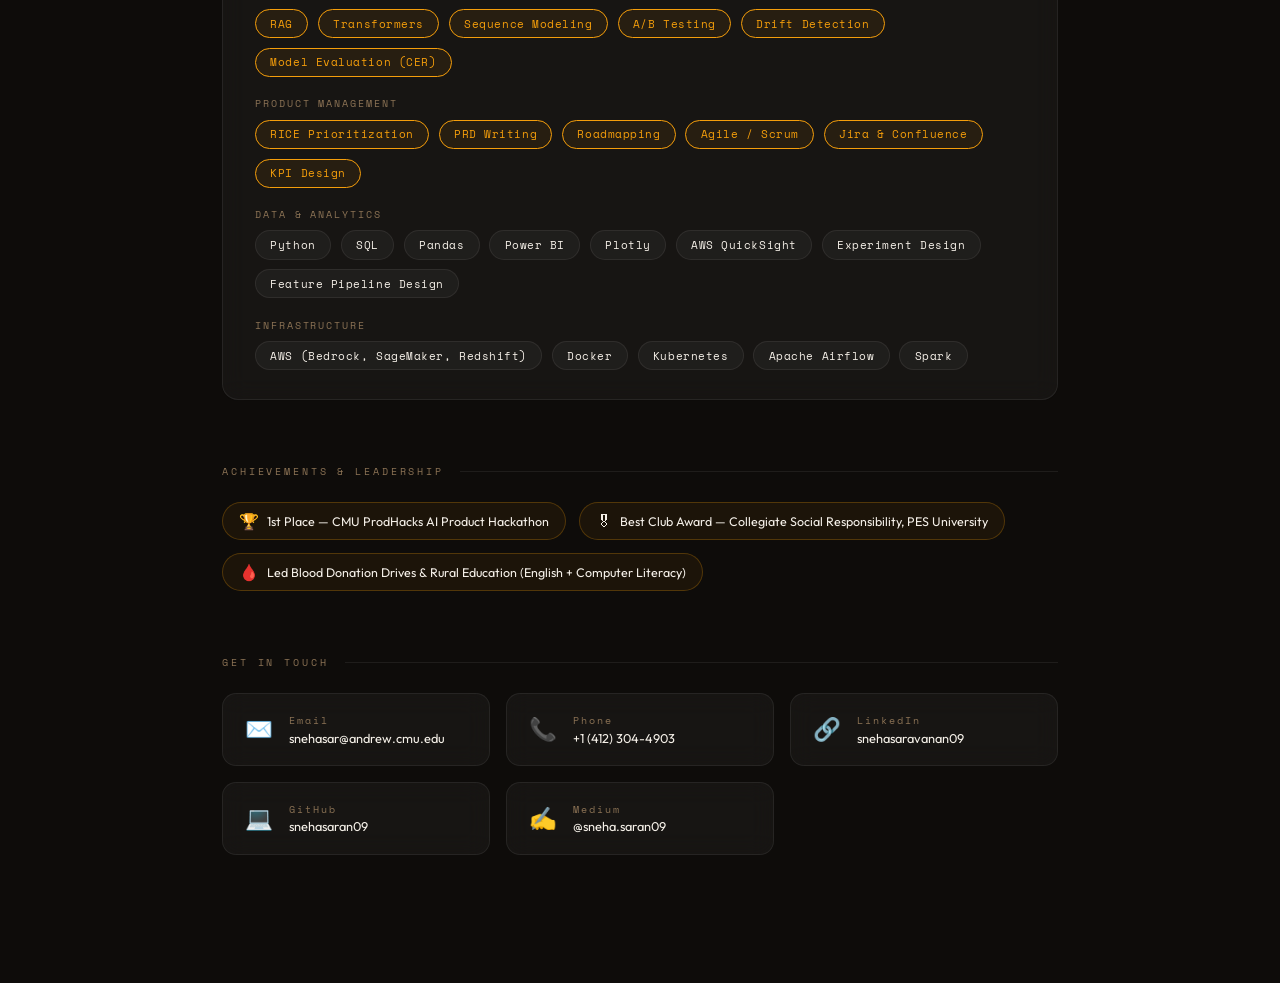
<file: product.html>
<!DOCTYPE html>
<html lang="en">
<head>
  <meta charset="UTF-8" />
  <meta name="viewport" content="width=device-width, initial-scale=1.0" />
  <title>Sneha Saravanan — Product & Strategy</title>
  <link rel="preconnect" href="https://fonts.googleapis.com">
  <link href="https://fonts.googleapis.com/css2?family=Bebas+Neue&family=DM+Serif+Display:ital@0;1&family=Space+Mono:wght@400;700&family=Outfit:wght@300;400;500;600&display=swap" rel="stylesheet">
  <link rel="stylesheet" href="css/shared.css">
  <style>
    :root {
      --accent: #F59E0B;
      --accent-bg: rgba(245,158,11,0.07);
      --accent-glow: rgba(245,158,11,0.2);
    }
    body { --cursor-color: #F59E0B; }
    .cursor { background: var(--accent); }
    .cursor-ring { color: var(--accent); }
    .back-btn:hover { color: var(--accent); border-color: var(--accent); }
    .hero-meta a:hover { color: var(--accent); }
    .contact-card:hover { border-color: var(--accent); box-shadow: 0 8px 30px var(--accent-glow); }
    .card:hover { border-color: rgba(245,158,11,0.25); box-shadow: 0 12px 40px rgba(245,158,11,0.08); }
    .page-tag { background: rgba(245,158,11,0.12); color: var(--accent); border: 1px solid rgba(245,158,11,0.3); }
    
    /* Hero Download Button Adjustment */
    .download-btn { 
      background: var(--accent); 
      color: #0E0C0A; 
      box-shadow: 0 8px 24px rgba(245,158,11,0.3);
      display: inline-flex;
      align-items: center;
      padding: 0.6rem 1.2rem;
      border-radius: 8px;
      font-weight: 600;
      text-decoration: none;
      transition: all 0.3s ease;
      font-size: 0.85rem;
      margin-top: 0.5rem;
    }
    .download-btn:hover { box-shadow: 0 16px 40px rgba(245,158,11,0.4); transform: translateY(-2px); }

    /* Achievement badges */
    .achievement-row {
      display: flex; flex-wrap: wrap; gap: 0.8rem;
      margin-top: 1rem;
    }
    .badge {
      display: flex; align-items: center; gap: 0.5rem;
      padding: 0.5rem 1rem;
      border: 1px solid rgba(245,158,11,0.25);
      border-radius: 100px;
      background: rgba(245,158,11,0.06);
      font-size: 0.78rem; color: var(--cream);
    }
    .badge-icon { font-size: 1rem; }

    /* Stat highlight */
    .stat-row {
      display: flex; flex-wrap: wrap; gap: 1rem; margin-bottom: 1.5rem;
    }
    .stat-box {
      flex: 1; min-width: 120px;
      padding: 1rem 1.2rem;
      border: 1px solid rgba(245,158,11,0.2);
      border-radius: 14px;
      background: rgba(245,158,11,0.05);
      text-align: center;
    }
    .stat-num {
      font-family: 'Bebas Neue', sans-serif;
      font-size: 2rem; color: var(--accent); line-height: 1;
    }
    .stat-lbl {
      font-size: 0.7rem; color: var(--warm-mid); margin-top: 0.3rem; line-height: 1.4;
    }

    /* Hackathon card */
    .winner-banner {
      display: inline-flex; align-items: center; gap: 0.5rem;
      padding: 0.3rem 0.8rem;
      background: linear-gradient(90deg, #F59E0B, #F43F5E);
      border-radius: 100px;
      font-family: 'Space Mono', monospace;
      font-size: 0.6rem; letter-spacing: 0.1em;
      color: #0E0C0A; font-weight: 700;
      margin-bottom: 0.5rem;
    }
  </style>
</head>
<body>

<div class="cursor" id="cursor"></div>
<div class="cursor-ring" id="cursor-ring"></div>
<canvas id="bg-canvas"></canvas>
<div class="noise"></div>

<a href="index.html" class="back-btn">← Back</a>

<nav class="page-nav" id="page-nav">
  <div class="nav-dot active" data-section="hero" title="Top"></div>
  <div class="nav-dot" data-section="summary" title="Summary"></div>
  <div class="nav-dot" data-section="experience" title="Experience"></div>
  <div class="nav-dot" data-section="projects" title="Projects"></div>
  <div class="nav-dot" data-section="education" title="Education"></div>
  <div class="nav-dot" data-section="skills" title="Skills"></div>
  <div class="nav-dot" data-section="contact" title="Contact"></div>
</nav>

<main>

  <section id="hero" class="page-hero">
    <span class="page-tag">Product & Strategy</span>
    <h1>Product<br/><em>Thinker.</em></h1>
    <div class="hero-meta">
      <span>📍 Pittsburgh, PA</span>
      <a href="mailto:snehasar@andrew.cmu.edu">✉ snehasar@andrew.cmu.edu</a>
      <a href="tel:+14123044903">📞 +1 (412) 304-4903</a>
      <a href="https://www.linkedin.com/in/snehasaravanan09/" target="_blank">🔗 LinkedIn</a>
      <a href="https://github.com/snehasaran09" target="_blank">💻 GitHub</a>
      <a href="https://medium.com/@sneha.saran09" target="_blank">✍️ Medium</a>
      <br>
      <a href="assets/Sneha_Saravanan_Product.pdf" download class="download-btn">
        ⬇ Download Product CV
      </a>
    </div>
  </section>

  <section id="summary" class="section observe">
    <div class="section-label">Professional Summary</div>

    <div class="stat-row">
      <div class="stat-box"><div class="stat-num">7×</div><div class="stat-lbl">Feature Adoption Growth</div></div>
      <div class="stat-box"><div class="stat-num">100+</div><div class="stat-lbl">Enterprise Clients Served</div></div>
      <div class="stat-box"><div class="stat-num">92%</div><div class="stat-lbl">Forecast Accuracy</div></div>
      <div class="stat-box"><div class="stat-num">2M</div><div class="stat-lbl">Events/Day at Scale</div></div>
    </div>

    <div class="card">
      <p style="font-size:0.92rem; line-height:1.8; color:rgba(245,240,232,0.85);">
        2+ years building ML/LLM products in production — drove <strong style="color:var(--accent)">7× feature adoption</strong>, launched forecasting products used by <strong style="color:var(--accent)">100+ enterprise clients</strong> at 92% accuracy, and shipped a live recommender at 2M events/day. Carnegie Mellon University graduate student (MISM '26). Targeting Summer 2026 Product Management internships at the intersection of <strong style="color:var(--accent)">AI, data, and measurable user impact</strong>.
      </p>
    </div>
  </section>

  <section id="experience" class="section observe">
    <div class="section-label">Work Experience</div>

    <div class="card">
      <div class="card-header">
        <div>
          <div class="card-title">Software Engineer — Data & ML → Product Impact</div>
          <div class="card-sub">Eltropy · Bengaluru, India</div>
        </div>
        <div class="card-date">Jul 2023 – Aug 2025</div>
      </div>
      <ul>
        <li>Drove <strong class="hi">7×</strong> feature adoption (10% → 70%) in a single product cycle by diagnosing UX friction and discoverability failures across 10 low-engagement clients, then leading end-to-end cross-functional redesign — requirements, sprint planning, and launch</li>
        <li>Launched a <strong>workforce forecasting product</strong> serving 100+ enterprise clients at 92% accuracy by authoring the full PRD, defining success metrics, and partnering with ML to ship SARIMA + Prophet pipelines on SageMaker — directly cutting client over-hiring costs at scale</li>
        <li>Lifted data quality scores <strong class="hi">40%</strong> and eliminated downstream model failures by owning product strategy for a proprietary 11-KPI validation framework with embedded A/B testing across 100+ production tables</li>
        <li>Shipped loan payment forecasting spec achieving <strong class="hi">89%</strong> prediction accuracy by translating complex credit union risk and regulatory requirements into 15 model specifications — replacing manual analyst estimates and improving financial risk visibility</li>
        <li>Restored pipeline reliability for <strong class="hi">3</strong> downstream product teams by authoring cross-org AWS data contract standards across Spark, Redshift, and Airflow — eliminating recurrent failures that had blocked analytics delivery</li>
      </ul>
    </div>

    <div class="card">
      <div class="card-header">
        <div>
          <div class="card-title">Research Assistant</div>
          <div class="card-sub">Carnegie Mellon University · Pittsburgh, PA</div>
        </div>
        <div class="card-date">Oct 2025 – Present</div>
      </div>
      <ul>
        <li>Built the team's <strong>first self-service analytics platform</strong> from the ground up by consolidating fragmented research datasets into a centralized system — eliminating all ad hoc data pulls and giving stakeholders independent access for the first time</li>
        <li>Cut data inconsistencies <strong class="hi">35%</strong> by designing and deploying automated Power BI reporting pipelines with embedded validation rules, replacing a fully manual QA process</li>
      </ul>
    </div>
  </section>

  <section id="projects" class="section observe">
    <div class="section-label">Projects & Launches</div>

    <div class="card">
      <div class="card-header">
        <div>
          <div class="card-title">Audio Event Modeling & Speech Recognition System</div>
          <div class="card-sub">Transformers · Sequence Modeling</div>
        </div>
        <div class="card-date">2025</div>
      </div>
      <ul>
        <li>Defined and shipped an <strong class="hi">end-to-end audio sequence modeling system</strong> using encoder–decoder Transformers, translating complex temporal audio patterns into structured event representations</li>
        <li>Owned the full feature engineering pipeline for audio signals, optimizing preprocessing for variable-length inputs to ensure <strong class="hi">scalable training and production-ready inference</strong></li>
        <li>Iterated on decoding strategies (Beam Search vs Greedy) to maximize output quality, evaluated against sequence-level success metrics like <strong class="hi">Character Error Rate (CER)</strong></li>
      </ul>
    </div>

    <div class="card">
      <div class="winner-banner">🏆 1st Place — CMU ProdHacks AI Hackathon</div>
      <div class="card-header">
        <div>
          <div class="card-title">Slack Catch Up — Conversational Intelligence Layer</div>
          <div class="card-sub">CMU AI Product Hackathon · 30+ Teams</div>
        </div>
        <div class="card-date">2025</div>
      </div>
      <ul>
        <li>Won CMU's AI Product Hackathon by identifying Slack AI's <strong>decision-overload gap</strong> through structured competitive analysis, then defining and shipping an MVP conversational layer that surfaces key decisions and action items</li>
        <li>Delivered a <strong>full product spec</strong> with KPIs and roadmap targeting measurable reduction in cognitive overload — demonstrating end-to-end PM ownership from insight to launch <strong>in under 24 hours</strong></li>
      </ul>
    </div>

    <div class="card">
      <div class="card-header">
        <div>
          <div class="card-title">Movie Recommendation System</div>
          <div class="card-sub">CMU · ML in Production</div>
        </div>
        <div class="card-date">2025</div>
      </div>
      <ul>
        <li>Slashed model staleness <strong class="hi">60%</strong> by shipping a Kubernetes-hosted LLM recommendation service with automated 72-hour retraining pipelines on rolling Kafka event streams — eliminating stale predictions as a user-facing bug</li>
        <li>Maintained <strong class="hi">99.2%</strong> uptime at 1M+ user scale by building a full MLOps observability stack (Prometheus + Grafana) tracking accuracy drift, inference cost, and pipeline health — cutting incident detection from hours to under 8 minutes</li>
        <li>Achieved <strong class="hi">23%</strong> LLM licensing cost reduction by running A/B testing across 1 million users, confirmed statistically significant savings (p &lt; 0.05, two-sample t-test) with &lt;0.4 point rating degradation</li>
      </ul>
    </div>
  </section>

  <section id="education" class="section observe">
    <div class="section-label">Education</div>

    <div class="edu-card">
      <div class="edu-year">'26</div>
      <div class="edu-body">
        <div class="edu-school">Carnegie Mellon University</div>
        <div class="edu-degree">MS Information Systems — Business Intelligence & Data Analytics · Pittsburgh, PA</div>
        <div class="edu-courses">Professional Speaking · Organizational Design · Machine Learning in Production · AI Engineering · Business Writing · Data Focused Python</div>
      </div>
    </div>

    <div class="edu-card">
      <div class="edu-year">'24</div>
      <div class="edu-body">
        <div class="edu-school">PES University</div>
        <div class="edu-degree">B.Tech Computer Science · Bengaluru, India</div>
        <div class="edu-courses">Machine Intelligence · OOP & Design · Data Structures & Algorithms · Operating Systems · Computer Architecture</div>
      </div>
    </div>
  </section>

  <section id="skills" class="section observe">
    <div class="section-label">Skills</div>
    <div class="card">
      <div style="display:flex; flex-direction:column; gap:1.2rem;">
        <div>
          <div style="font-family:'Space Mono',monospace; font-size:0.6rem; letter-spacing:0.2em; color:var(--warm-mid); margin-bottom:0.6rem;">AI / ML PRODUCT</div>
          <div class="skills-grid">
            <span class="pill highlight">RAG</span>
            <span class="pill highlight">Transformers</span>
            <span class="pill highlight">Sequence Modeling</span>
            <span class="pill highlight">A/B Testing</span>
            <span class="pill highlight">Drift Detection</span>
            <span class="pill highlight">Model Evaluation (CER)</span>
          </div>
        </div>
        <div>
          <div style="font-family:'Space Mono',monospace; font-size:0.6rem; letter-spacing:0.2em; color:var(--warm-mid); margin-bottom:0.6rem;">PRODUCT MANAGEMENT</div>
          <div class="skills-grid">
            <span class="pill highlight">RICE Prioritization</span>
            <span class="pill highlight">PRD Writing</span>
            <span class="pill highlight">Roadmapping</span>
            <span class="pill highlight">Agile / Scrum</span>
            <span class="pill highlight">Jira & Confluence</span>
            <span class="pill highlight">KPI Design</span>
          </div>
        </div>
        <div>
          <div style="font-family:'Space Mono',monospace; font-size:0.6rem; letter-spacing:0.2em; color:var(--warm-mid); margin-bottom:0.6rem;">DATA & ANALYTICS</div>
          <div class="skills-grid">
            <span class="pill">Python</span>
            <span class="pill">SQL</span>
            <span class="pill">Pandas</span>
            <span class="pill">Power BI</span>
            <span class="pill">Plotly</span>
            <span class="pill">AWS QuickSight</span>
            <span class="pill">Experiment Design</span>
            <span class="pill">Feature Pipeline Design</span>
          </div>
        </div>
        <div>
          <div style="font-family:'Space Mono',monospace; font-size:0.6rem; letter-spacing:0.2em; color:var(--warm-mid); margin-bottom:0.6rem;">INFRASTRUCTURE</div>
          <div class="skills-grid">
            <span class="pill">AWS (Bedrock, SageMaker, Redshift)</span>
            <span class="pill">Docker</span>
            <span class="pill">Kubernetes</span>
            <span class="pill">Apache Airflow</span>
            <span class="pill">Spark</span>
          </div>
        </div>
      </div>
    </div>
  </section>

  <section class="section observe">
    <div class="section-label">Achievements & Leadership</div>
    <div class="achievement-row">
      <div class="badge"><span class="badge-icon">🏆</span> 1st Place — CMU ProdHacks AI Product Hackathon</div>
      <div class="badge"><span class="badge-icon">🎖</span> Best Club Award — Collegiate Social Responsibility, PES University</div>
      <div class="badge"><span class="badge-icon">🩸</span> Led Blood Donation Drives & Rural Education (English + Computer Literacy)</div>
    </div>
  </section>

  <section id="contact" class="section observe">
    <div class="section-label">Get In Touch</div>
    <div class="contact-grid">
      <a href="mailto:snehasar@andrew.cmu.edu" class="contact-card">
        <span class="contact-icon">✉️</span>
        <div class="contact-info">
          <span class="contact-label">Email</span>
          <span class="contact-value">snehasar@andrew.cmu.edu</span>
        </div>
      </a>
      <a href="tel:+14123044903" class="contact-card">
        <span class="contact-icon">📞</span>
        <div class="contact-info">
          <span class="contact-label">Phone</span>
          <span class="contact-value">+1 (412) 304-4903</span>
        </div>
      </a>
      <a href="https://www.linkedin.com/in/snehasaravanan09/" target="_blank" class="contact-card">
        <span class="contact-icon">🔗</span>
        <div class="contact-info">
          <span class="contact-label">LinkedIn</span>
          <span class="contact-value">snehasaravanan09</span>
        </div>
      </a>
      <a href="https://github.com/snehasaran09" target="_blank" class="contact-card">
        <span class="contact-icon">💻</span>
        <div class="contact-info">
          <span class="contact-label">GitHub</span>
          <span class="contact-value">snehasaran09</span>
        </div>
      </a>
      <a href="https://medium.com/@sneha.saran09" target="_blank" class="contact-card">
        <span class="contact-icon">✍️</span>
        <div class="contact-info">
          <span class="contact-label">Medium</span>
          <span class="contact-value">@sneha.saran09</span>
        </div>
      </a>
    </div>
  </section>

</main>

<script src="js/shared.js"></script>
<script>
  initPage('#F59E0B', 'rgba(245,158,11,0.12)');
</script>
</body>
</html>
</file>
<file: css/shared.css>
/* shared.css – used by both product.html and ml.html */
*, *::before, *::after { margin: 0; padding: 0; box-sizing: border-box; }

:root {
  --ink: #0E0C0A;
  --ink2: #161310;
  --cream: #F5F0E8;
  --warm-mid: #8C7355;
  --glass: rgba(255,255,255,0.04);
  --glass-border: rgba(255,255,255,0.07);
}

html { scroll-behavior: smooth; }

body {
  background: var(--ink);
  color: var(--cream);
  font-family: 'Outfit', sans-serif;
  cursor: none;
  overflow-x: hidden;
}

/* CURSOR */
.cursor { position: fixed; z-index: 9999; width: 10px; height: 10px; border-radius: 50%; pointer-events: none; transition: transform 0.1s, background 0.2s; transform: translate(-50%,-50%); }
.cursor-ring { position: fixed; z-index: 9998; width: 34px; height: 34px; border-radius: 50%; border: 1.5px solid currentColor; pointer-events: none; transition: transform 0.3s ease, width 0.2s, height 0.2s; transform: translate(-50%,-50%); opacity: 0.5; }

/* BACK BUTTON */
.back-btn {
  position: fixed; top: 1.5rem; left: 1.5rem; z-index: 100;
  display: flex; align-items: center; gap: 0.5rem;
  font-family: 'Space Mono', monospace; font-size: 0.65rem;
  letter-spacing: 0.15em; text-transform: uppercase;
  color: var(--warm-mid); text-decoration: none;
  padding: 0.5rem 1rem;
  border: 1px solid var(--glass-border);
  border-radius: 100px;
  backdrop-filter: blur(12px);
  background: var(--glass);
  transition: color 0.2s, border-color 0.2s, transform 0.2s;
}
.back-btn:hover { transform: translateX(-3px); }

/* CANVAS */
#bg-canvas { position: fixed; top: 0; left: 0; width: 100%; height: 100%; z-index: 0; pointer-events: none; }
.noise { position: fixed; inset: 0; z-index: 1; opacity: 0.025; background-image: url("data:image/svg+xml,%3Csvg viewBox='0 0 256 256' xmlns='http://www.w3.org/2000/svg'%3E%3Cfilter id='n'%3E%3CfeTurbulence type='fractalNoise' baseFrequency='0.9' numOctaves='4' stitchTiles='stitch'/%3E%3C/filter%3E%3Crect width='100%25' height='100%25' filter='url(%23n)'/%3E%3C/svg%3E"); pointer-events: none; }

/* MAIN LAYOUT */
main {
  position: relative; z-index: 2;
  max-width: 900px;
  margin: 0 auto;
  padding: 6rem 2rem 4rem;
}

/* HERO */
.page-hero {
  padding: 4rem 0 3rem;
  opacity: 0; transform: translateY(30px);
  animation: fadeUp 0.8s 0.1s forwards;
}
.page-tag {
  font-family: 'Space Mono', monospace;
  font-size: 0.65rem; letter-spacing: 0.3em;
  text-transform: uppercase;
  padding: 0.3rem 1rem;
  border-radius: 100px;
  display: inline-block; margin-bottom: 1.5rem;
}
.page-hero h1 {
  font-family: 'Bebas Neue', sans-serif;
  font-size: clamp(3.5rem, 8vw, 7rem);
  line-height: 0.9; letter-spacing: 0.03em;
  color: var(--cream);
}
.page-hero h1 em {
  font-style: italic;
  font-family: 'DM Serif Display', serif;
}
.hero-meta {
  margin-top: 1.5rem;
  font-size: 0.85rem; color: var(--warm-mid);
  display: flex; flex-wrap: wrap; gap: 1.5rem;
  align-items: center;
}
.hero-meta a {
  color: inherit; text-decoration: none;
  transition: color 0.2s;
  display: flex; align-items: center; gap: 0.35rem;
}

/* SECTION */
.section { margin-bottom: 4rem; opacity: 0; transform: translateY(24px); }
.section.visible { animation: fadeUp 0.7s forwards; }
@keyframes fadeUp {
  to { opacity: 1; transform: translateY(0); }
}

.section-label {
  font-family: 'Space Mono', monospace;
  font-size: 0.6rem; letter-spacing: 0.3em; text-transform: uppercase;
  color: var(--warm-mid); margin-bottom: 1.5rem;
  display: flex; align-items: center; gap: 1rem;
}
.section-label::after {
  content: ''; flex: 1; height: 1px;
  background: var(--glass-border);
}

/* CARDS */
.card {
  background: var(--glass);
  border: 1px solid var(--glass-border);
  border-radius: 16px;
  padding: 1.8rem 2rem;
  margin-bottom: 1.2rem;
  backdrop-filter: blur(12px);
  transition: border-color 0.3s, transform 0.3s, box-shadow 0.3s;
  position: relative; overflow: hidden;
}
.card::before {
  content: '';
  position: absolute; top: 0; left: 0; right: 0; height: 1px;
  background: linear-gradient(90deg, transparent, var(--accent), transparent);
  opacity: 0; transition: opacity 0.3s;
}
.card:hover::before { opacity: 1; }
.card:hover { transform: translateY(-3px); }

.card-header {
  display: flex; justify-content: space-between; align-items: flex-start;
  gap: 1rem; margin-bottom: 1rem; flex-wrap: wrap;
}
.card-title {
  font-family: 'DM Serif Display', serif;
  font-size: 1.2rem; color: var(--cream);
}
.card-sub {
  font-size: 0.8rem; color: var(--warm-mid); margin-top: 0.2rem;
}
.card-date {
  font-family: 'Space Mono', monospace;
  font-size: 0.65rem; color: var(--warm-mid);
  white-space: nowrap; padding-top: 0.3rem;
}
.card ul {
  list-style: none; display: flex; flex-direction: column; gap: 0.7rem;
}
.card ul li {
  font-size: 0.87rem; line-height: 1.7; color: rgba(245,240,232,0.82);
  padding-left: 1.3rem;
  position: relative;
}
.card ul li::before {
  content: '▸';
  color: var(--accent);
  font-size: 0.62rem;
  position: absolute;
  left: 0;
  top: 0.35rem;
}
.hi {
  color: var(--accent);
  font-weight: 600;
}

/* SKILLS PILLS */
.skills-grid { display: flex; flex-wrap: wrap; gap: 0.6rem; }
.pill {
  font-family: 'Space Mono', monospace;
  font-size: 0.68rem; letter-spacing: 0.05em;
  padding: 0.35rem 0.9rem;
  border-radius: 100px;
  border: 1px solid var(--glass-border);
  background: var(--glass);
  color: var(--cream);
  transition: border-color 0.2s, color 0.2s, background 0.2s;
  cursor: default;
}
.pill:hover { border-color: var(--accent); color: var(--accent); background: var(--accent-bg); }
.pill.highlight { border-color: var(--accent); color: var(--accent); background: var(--accent-bg); }

/* PROJECT METRIC */
.metric {
  display: inline-flex; align-items: center; gap: 0.3rem;
  font-family: 'Bebas Neue', sans-serif;
  font-size: 1.1rem;
  color: var(--accent);
  margin-right: 0.6rem;
}

/* CONTACT SECTION */
.contact-grid {
  display: grid;
  grid-template-columns: repeat(auto-fill, minmax(200px, 1fr));
  gap: 1rem;
}
.contact-card {
  display: flex; align-items: center; gap: 1rem;
  padding: 1.2rem 1.4rem;
  border: 1px solid var(--glass-border);
  border-radius: 14px;
  background: var(--glass);
  backdrop-filter: blur(12px);
  text-decoration: none;
  color: var(--cream);
  transition: border-color 0.2s, transform 0.2s, box-shadow 0.3s;
  cursor: none;
}
.contact-card:hover { transform: translateY(-4px); }
.contact-icon { font-size: 1.4rem; flex-shrink: 0; }
.contact-info { display: flex; flex-direction: column; gap: 0.15rem; min-width: 0; }
.contact-label { font-family: 'Space Mono', monospace; font-size: 0.6rem; letter-spacing: 0.2em; color: var(--warm-mid); }
.contact-value { font-size: 0.8rem; color: var(--cream); overflow: hidden; text-overflow: ellipsis; white-space: nowrap; }

/* DOWNLOAD CV */
.download-btn {
  display: inline-flex; align-items: center; gap: 0.6rem;
  padding: 0.9rem 2rem;
  border-radius: 100px;
  font-family: 'Space Mono', monospace;
  font-size: 0.75rem; letter-spacing: 0.1em;
  text-decoration: none; margin-top: 1.5rem;
  transition: transform 0.2s, box-shadow 0.3s;
  cursor: none;
}
.download-btn:hover { transform: translateY(-3px); }

/* EDUCATION */
.edu-card {
  display: flex; gap: 1.5rem; align-items: flex-start;
  padding: 1.5rem 2rem;
  border: 1px solid var(--glass-border);
  border-radius: 16px;
  background: var(--glass);
  margin-bottom: 1rem;
  backdrop-filter: blur(12px);
}
.edu-year {
  font-family: 'Bebas Neue', sans-serif;
  font-size: 2.5rem; line-height: 1;
  color: var(--accent);
  opacity: 0.5; flex-shrink: 0; min-width: 60px;
}
.edu-body { flex: 1; }
.edu-school {
  font-family: 'DM Serif Display', serif;
  font-size: 1.1rem; color: var(--cream);
}
.edu-degree { font-size: 0.82rem; color: var(--warm-mid); margin: 0.3rem 0 0.6rem; }
.edu-courses { font-size: 0.78rem; color: rgba(245,240,232,0.5); line-height: 1.6; }

/* SCROLL OBSERVER */
.observe { opacity: 0; transform: translateY(24px); transition: opacity 0.6s, transform 0.6s; }
.observe.in-view { opacity: 1; transform: none; }

/* NAV */
.page-nav {
  position: fixed; right: 1.5rem; top: 50%;
  transform: translateY(-50%);
  display: flex; flex-direction: column; gap: 0.7rem;
  z-index: 100;
}
.nav-dot {
  width: 6px; height: 6px; border-radius: 50%;
  background: var(--glass-border);
  transition: background 0.2s, transform 0.2s;
  cursor: none;
}
.nav-dot.active { background: var(--accent); transform: scale(1.5); }

@media (max-width: 600px) {
  main { padding: 5rem 1rem 4rem; }
  .page-nav { display: none; }
  .edu-card { flex-direction: column; }
  .edu-year { font-size: 1.8rem; }
}
</file>
